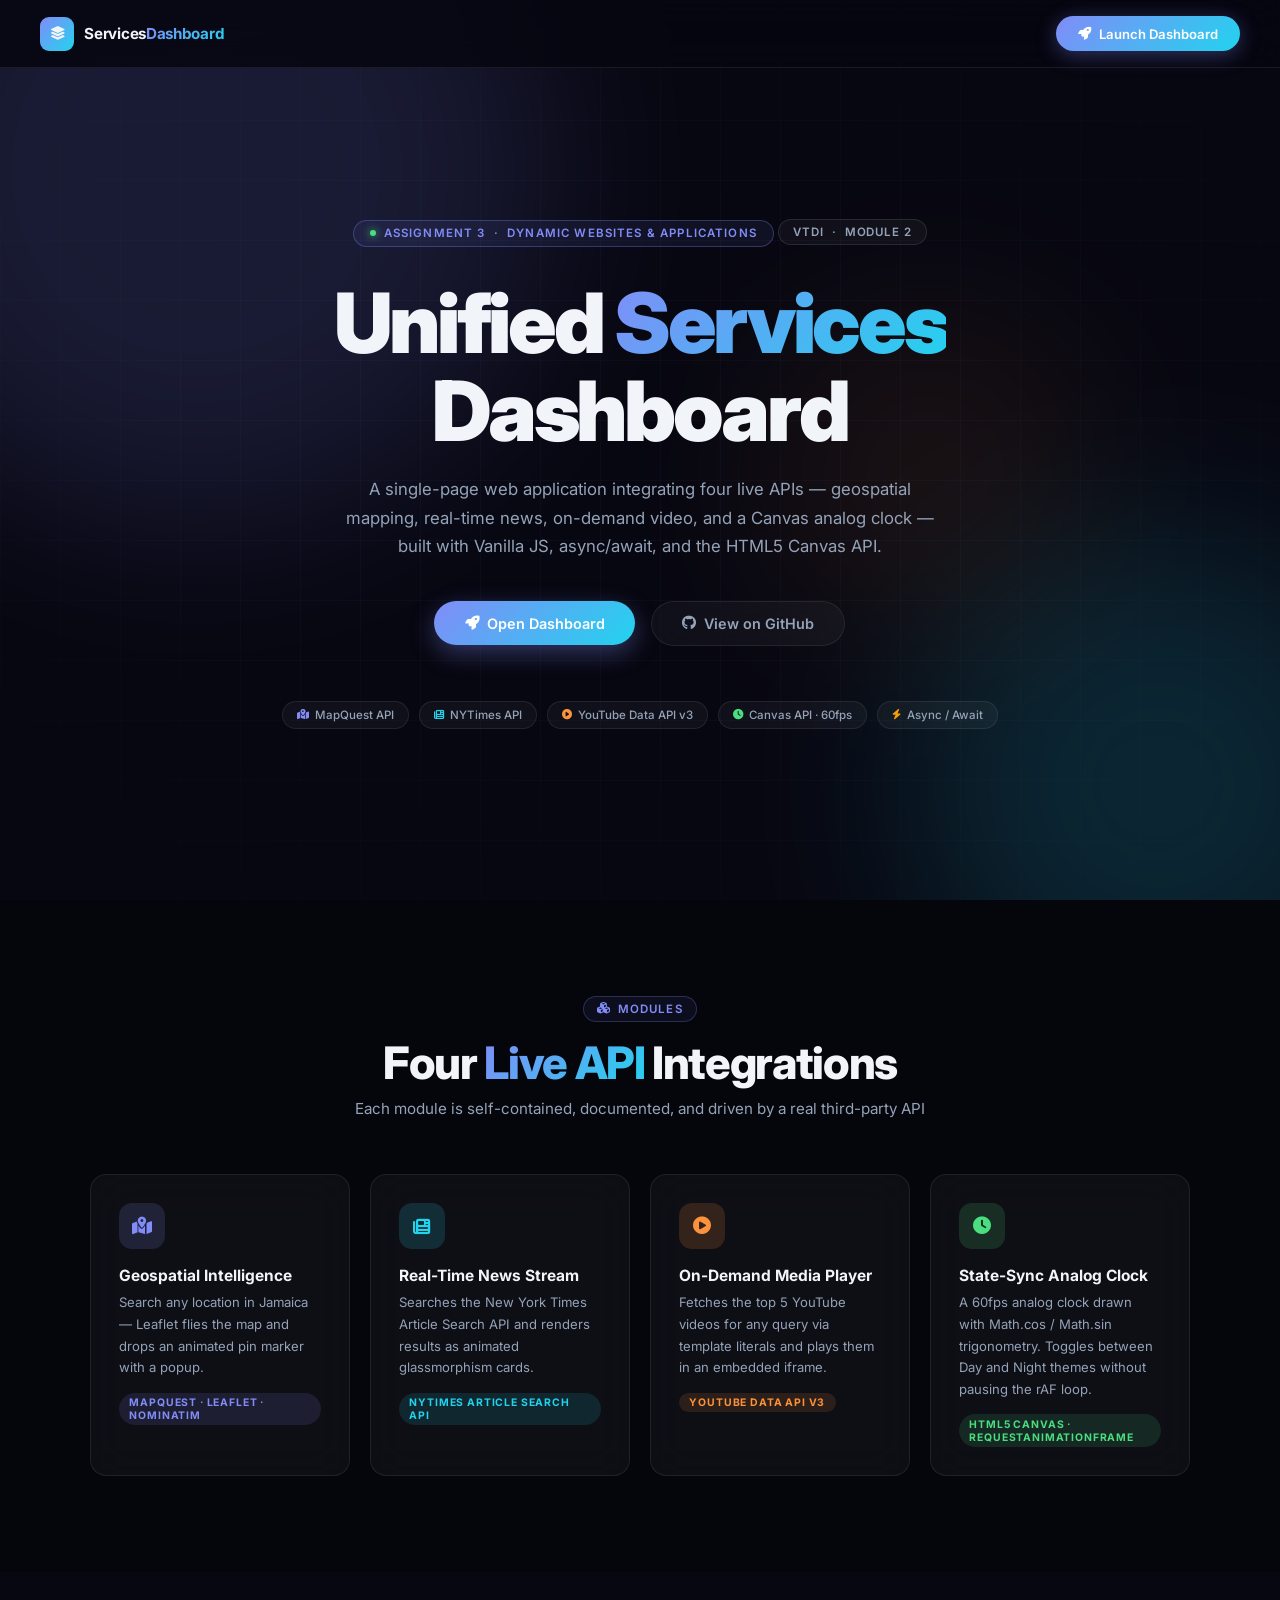
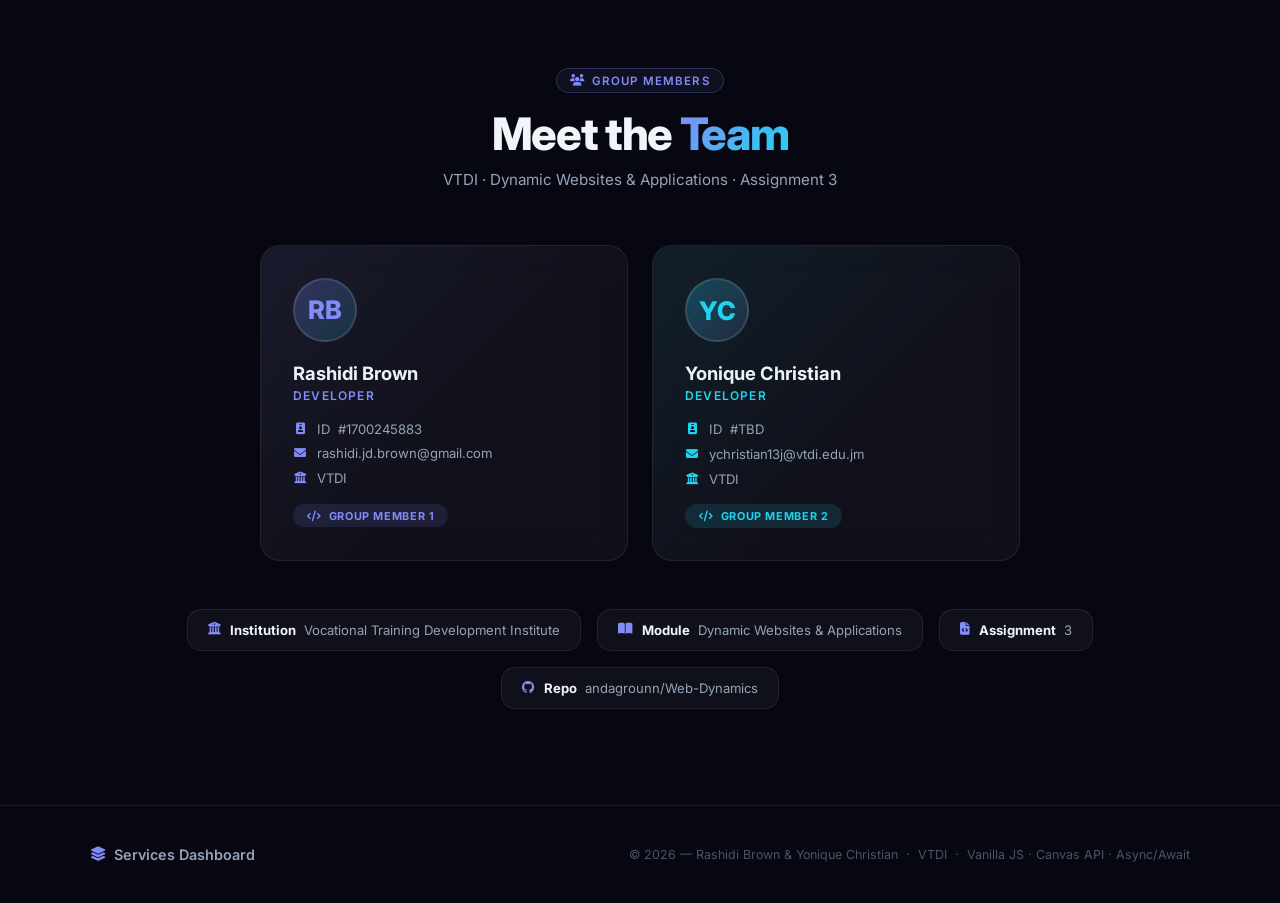
<file: landing.html>
<!DOCTYPE html>
<html lang="en">
<head>
  <meta charset="UTF-8" />
  <meta name="viewport" content="width=device-width, initial-scale=1.0" />
  <title>Services Dashboard — Assignment 3</title>
  <link rel="stylesheet" href="https://cdnjs.cloudflare.com/ajax/libs/font-awesome/6.5.0/css/all.min.css" />
  <link href="https://fonts.googleapis.com/css2?family=Inter:wght@300;400;500;600;700;800;900&display=swap" rel="stylesheet" />
  <style>
    /* ── Reset & base ─────────────────────────────────────────── */
    *, *::before, *::after { box-sizing: border-box; margin: 0; padding: 0; }
    html { scroll-behavior: smooth; }
    body {
      font-family: 'Inter', system-ui, sans-serif;
      background: #070711;
      color: #f1f5f9;
      overflow-x: hidden;
      -webkit-font-smoothing: antialiased;
    }
    a { color: inherit; text-decoration: none; }

    /* ── CSS variables ────────────────────────────────────────── */
    :root {
      --primary:   #818cf8;
      --cyan:      #22d3ee;
      --orange:    #fb923c;
      --green:     #4ade80;
      --surface:   rgba(255,255,255,0.04);
      --border:    rgba(255,255,255,0.08);
      --text-2:    #94a3b8;
      --text-3:    #475569;
      --blur:      blur(20px);
      --radius:    16px;
      --transition: 0.25s cubic-bezier(0.4,0,0.2,1);
    }

    /* ── Scrollbar ────────────────────────────────────────────── */
    ::-webkit-scrollbar { width: 5px; }
    ::-webkit-scrollbar-track { background: #070711; }
    ::-webkit-scrollbar-thumb { background: var(--primary); border-radius: 3px; }

    /* ── Gradient text ────────────────────────────────────────── */
    .grad { background: linear-gradient(135deg,var(--primary),var(--cyan)); -webkit-background-clip:text; -webkit-text-fill-color:transparent; background-clip:text; }

    /* ══════════════════════════════════════════════════════════
       NAVBAR
    ══════════════════════════════════════════════════════════ */
    .nav {
      position: fixed; inset-inline: 0; top: 0; z-index: 100;
      display: flex; align-items: center; justify-content: space-between;
      padding: 1rem 2.5rem;
      background: rgba(7,7,17,0.85);
      backdrop-filter: var(--blur); -webkit-backdrop-filter: var(--blur);
      border-bottom: 1px solid var(--border);
    }
    .nav__brand { display:flex; align-items:center; gap:.65rem; }
    .nav__icon {
      width:34px; height:34px; border-radius:9px;
      background: linear-gradient(135deg,var(--primary),var(--cyan));
      display:grid; place-items:center; font-size:.85rem;
    }
    .nav__title { font-size:.95rem; font-weight:700; letter-spacing:-.02em; }
    .nav__title span { background:linear-gradient(135deg,var(--primary),var(--cyan)); -webkit-background-clip:text; -webkit-text-fill-color:transparent; background-clip:text; }
    .nav__cta {
      display:inline-flex; align-items:center; gap:.45rem;
      padding:.6rem 1.4rem; border-radius:50px;
      background:linear-gradient(135deg,var(--primary),var(--cyan));
      color:#fff; font-weight:600; font-size:.82rem;
      box-shadow:0 4px 20px rgba(129,140,248,.35);
      transition:all var(--transition);
    }
    .nav__cta:hover { transform:translateY(-2px); box-shadow:0 8px 28px rgba(129,140,248,.5); }

    /* ══════════════════════════════════════════════════════════
       HERO
    ══════════════════════════════════════════════════════════ */
    .hero {
      min-height: 100vh;
      display: flex; flex-direction: column;
      align-items: center; justify-content: center;
      padding: 8rem 2rem 5rem;
      text-align: center;
      position: relative; overflow: hidden;
    }
    .hero__bg { position:absolute; inset:0; pointer-events:none; overflow:hidden; }
    .orb {
      position:absolute; border-radius:50%;
      filter:blur(90px); opacity:.15;
      animation:drift 14s ease-in-out infinite alternate;
    }
    .orb-1 { width:700px;height:700px;background:var(--primary);top:-20%;left:-12%; }
    .orb-2 { width:500px;height:500px;background:var(--cyan);bottom:-15%;right:-10%;animation-delay:-5s; }
    .orb-3 { width:320px;height:320px;background:var(--orange);top:35%;right:15%;opacity:.08;animation-delay:-9s; }
    @keyframes drift {
      from { transform:translate(0,0) scale(1); }
      to   { transform:translate(40px,30px) scale(1.06); }
    }
    .hero__grid {
      position:absolute;inset:0;
      background-image:
        linear-gradient(rgba(129,140,248,.04) 1px, transparent 1px),
        linear-gradient(90deg,rgba(129,140,248,.04) 1px, transparent 1px);
      background-size:60px 60px;
      mask-image:radial-gradient(ellipse 80% 80% at 50% 50%,black 30%,transparent 100%);
      -webkit-mask-image:radial-gradient(ellipse 80% 80% at 50% 50%,black 30%,transparent 100%);
    }
    .hero__content { position:relative; z-index:1; max-width:780px; }
    .hero__badge {
      display:inline-flex; align-items:center; gap:.5rem;
      padding:.35rem 1rem; border-radius:50px; margin-bottom:2rem;
      border:1px solid rgba(129,140,248,.3);
      background:rgba(129,140,248,.08);
      font-size:.72rem; font-weight:600; color:var(--primary);
      letter-spacing:.1em; text-transform:uppercase;
    }
    .hero__badge-dot {
      width:6px;height:6px;border-radius:50%;
      background:var(--green);box-shadow:0 0 8px var(--green);
      animation:blink 2s ease-in-out infinite;
    }
    @keyframes blink { 0%,100%{opacity:1}50%{opacity:.3} }
    .hero__tag {
      display:inline-block; margin-bottom:.75rem;
      padding:.3rem .9rem; border-radius:50px;
      border:1px solid rgba(255,255,255,.1);
      background:rgba(255,255,255,.04);
      font-size:.72rem; font-weight:600; color:var(--text-2);
      letter-spacing:.08em; text-transform:uppercase;
    }
    .hero__title {
      font-size: clamp(2.8rem,7vw,5.2rem);
      font-weight:900; letter-spacing:-.04em; line-height:1.06;
      margin-bottom:1.25rem;
    }
    .hero__sub {
      font-size:clamp(.88rem,2vw,1.05rem);
      color:var(--text-2); line-height:1.7; margin-bottom:2.5rem;
      max-width:600px; margin-left:auto; margin-right:auto;
    }
    .hero__btns { display:flex; gap:1rem; justify-content:center; flex-wrap:wrap; }
    .btn {
      display:inline-flex; align-items:center; gap:.5rem;
      border-radius:50px; font-weight:600; font-size:.9rem;
      padding:.8rem 1.9rem; transition:all var(--transition); border:none; cursor:pointer;
    }
    .btn--primary {
      background:linear-gradient(135deg,var(--primary),var(--cyan));
      color:#fff; box-shadow:0 8px 24px rgba(129,140,248,.35);
    }
    .btn--primary:hover { transform:translateY(-2px); box-shadow:0 12px 32px rgba(129,140,248,.55); }
    .btn--outline {
      background:var(--surface); color:var(--text-2);
      border:1px solid var(--border);
      backdrop-filter:var(--blur); -webkit-backdrop-filter:var(--blur);
    }
    .btn--outline:hover { border-color:rgba(255,255,255,.2); color:#f1f5f9; }

    /* ── Tech pills ───────────────────────────────────────────── */
    .tech-row {
      display:flex; gap:.65rem; flex-wrap:wrap; justify-content:center;
      margin-top:3.5rem;
    }
    .tech-pill {
      display:inline-flex; align-items:center; gap:.4rem;
      padding:.35rem .85rem; border-radius:50px;
      border:1px solid var(--border); background:var(--surface);
      font-size:.72rem; font-weight:500; color:var(--text-2);
    }
    .tech-pill i { font-size:.65rem; }

    /* ══════════════════════════════════════════════════════════
       SECTION COMMON
    ══════════════════════════════════════════════════════════ */
    .section { padding:6rem 2rem; }
    .section--alt { background:rgba(0,0,0,.3); }
    .section__inner { max-width:1100px; margin:0 auto; }
    .section__header { text-align:center; margin-bottom:3.5rem; }
    .section__label {
      display:inline-flex; align-items:center; gap:.4rem;
      padding:.3rem .85rem; border-radius:50px; margin-bottom:1rem;
      border:1px solid rgba(129,140,248,.25);
      background:rgba(129,140,248,.07);
      color:var(--primary); font-size:.72rem; font-weight:600;
      text-transform:uppercase; letter-spacing:.1em;
    }
    .section__title {
      font-size:clamp(1.8rem,4vw,2.8rem); font-weight:800;
      letter-spacing:-.03em; line-height:1.15;
    }
    .section__sub { color:var(--text-2); font-size:.95rem; margin-top:.6rem; }

    /* ══════════════════════════════════════════════════════════
       FEATURES GRID
    ══════════════════════════════════════════════════════════ */
    .features { display:grid; grid-template-columns:repeat(auto-fit,minmax(240px,1fr)); gap:1.25rem; }
    .feature-card {
      padding:1.75rem; border-radius:var(--radius);
      background:var(--surface); border:1px solid var(--border);
      backdrop-filter:var(--blur); -webkit-backdrop-filter:var(--blur);
      transition:transform var(--transition), border-color var(--transition), box-shadow var(--transition);
    }
    .feature-card:hover { transform:translateY(-5px); border-color:rgba(255,255,255,.14); box-shadow:0 16px 40px rgba(0,0,0,.4); }
    .feature-icon {
      width:46px; height:46px; border-radius:13px;
      display:grid; place-items:center; font-size:1.1rem;
      margin-bottom:1.1rem;
    }
    .feature-card h3 { font-size:.97rem; font-weight:700; margin-bottom:.45rem; }
    .feature-card p { font-size:.82rem; color:var(--text-2); line-height:1.65; }
    .feature-badge {
      display:inline-block; margin-top:.85rem;
      padding:.2rem .65rem; border-radius:50px;
      font-size:.65rem; font-weight:700; letter-spacing:.08em;
      text-transform:uppercase;
    }

    /* ══════════════════════════════════════════════════════════
       TEAM SECTION
    ══════════════════════════════════════════════════════════ */
    .team { display:grid; grid-template-columns:repeat(auto-fit,minmax(320px,1fr)); gap:1.5rem; max-width:760px; margin:0 auto; }
    .member-card {
      padding:2rem; border-radius:20px;
      background:var(--surface); border:1px solid var(--border);
      backdrop-filter:var(--blur); -webkit-backdrop-filter:var(--blur);
      transition:transform var(--transition), box-shadow var(--transition);
      position:relative; overflow:hidden;
    }
    .member-card::before {
      content:''; position:absolute; inset:0;
      background:linear-gradient(135deg,var(--member-clr,rgba(129,140,248,.06)),transparent 60%);
      pointer-events:none;
    }
    .member-card:hover { transform:translateY(-6px); box-shadow:0 20px 50px rgba(0,0,0,.45); }
    .member-avatar {
      width:64px; height:64px; border-radius:50%;
      display:grid; place-items:center; font-size:1.6rem; font-weight:800;
      margin-bottom:1.25rem;
      border:2px solid rgba(255,255,255,.12);
    }
    .member-name { font-size:1.15rem; font-weight:700; margin-bottom:.25rem; }
    .member-role {
      font-size:.75rem; font-weight:600; text-transform:uppercase;
      letter-spacing:.1em; margin-bottom:1.1rem;
    }
    .member-info { display:flex; flex-direction:column; gap:.55rem; }
    .member-row {
      display:flex; align-items:center; gap:.65rem;
      font-size:.82rem; color:var(--text-2);
    }
    .member-row i { font-size:.75rem; width:14px; text-align:center; flex-shrink:0; }
    .member-tag {
      display:inline-block; margin-top:1.1rem;
      padding:.3rem .85rem; border-radius:50px;
      font-size:.68rem; font-weight:700; letter-spacing:.06em;
      text-transform:uppercase;
    }

    /* ══════════════════════════════════════════════════════════
       ASSIGNMENT INFO STRIP
    ══════════════════════════════════════════════════════════ */
    .info-strip {
      display:flex; flex-wrap:wrap; gap:1rem; justify-content:center;
      margin:3rem 0 0;
    }
    .info-chip {
      display:flex; align-items:center; gap:.6rem;
      padding:.75rem 1.25rem; border-radius:14px;
      background:var(--surface); border:1px solid var(--border);
      font-size:.82rem;
    }
    .info-chip i { color:var(--primary); font-size:.8rem; }
    .info-chip strong { color:#f1f5f9; }
    .info-chip span { color:var(--text-2); }

    /* ══════════════════════════════════════════════════════════
       FOOTER
    ══════════════════════════════════════════════════════════ */
    .footer {
      border-top:1px solid var(--border);
      padding:2.5rem 2rem;
    }
    .footer__inner {
      max-width:1100px; margin:0 auto;
      display:flex; align-items:center; justify-content:space-between;
      flex-wrap:wrap; gap:1rem;
    }
    .footer__brand { display:flex; align-items:center; gap:.5rem; font-size:.9rem; font-weight:600; color:var(--text-2); }
    .footer__brand i { color:var(--primary); }
    .footer__copy { font-size:.78rem; color:var(--text-3); }

    /* ── Responsive ───────────────────────────────────────────── */
    @media (max-width:640px) {
      .nav { padding:.9rem 1.25rem; }
      .section { padding:4.5rem 1.25rem; }
      .hero { padding:7rem 1.25rem 4rem; }
    }
  </style>
</head>
<body>

  <!-- ══ NAVBAR ══════════════════════════════════════════════ -->
  <nav class="nav">
    <div class="nav__brand">
      <div class="nav__icon"><i class="fa fa-layer-group"></i></div>
      <div class="nav__title">Services<span>Dashboard</span></div>
    </div>
    <a href="index.html" class="nav__cta">
      <i class="fa fa-rocket"></i> Launch Dashboard
    </a>
  </nav>

  <!-- ══ HERO ════════════════════════════════════════════════ -->
  <section class="hero">
    <div class="hero__bg">
      <div class="orb orb-1"></div>
      <div class="orb orb-2"></div>
      <div class="orb orb-3"></div>
      <div class="hero__grid"></div>
    </div>

    <div class="hero__content">
      <div class="hero__badge">
        <span class="hero__badge-dot"></span>
        Assignment 3 &nbsp;·&nbsp; Dynamic Websites &amp; Applications
      </div>

      <div class="hero__tag">VTDI &nbsp;·&nbsp; Module 2</div>

      <h1 class="hero__title">
        Unified <span class="grad">Services</span><br/>Dashboard
      </h1>

      <p class="hero__sub">
        A single-page web application integrating four live APIs —
        geospatial mapping, real-time news, on-demand video, and
        a Canvas analog clock — built with Vanilla JS, async/await,
        and the HTML5 Canvas API.
      </p>

      <div class="hero__btns">
        <a href="index.html" class="btn btn--primary">
          <i class="fa fa-rocket"></i> Open Dashboard
        </a>
        <a href="https://github.com/andagrounn/Web-Dynamics" target="_blank" rel="noopener" class="btn btn--outline">
          <i class="fa-brands fa-github"></i> View on GitHub
        </a>
      </div>

      <div class="tech-row">
        <span class="tech-pill"><i class="fa fa-map-location-dot" style="color:#818cf8"></i> MapQuest API</span>
        <span class="tech-pill"><i class="fa fa-newspaper" style="color:#22d3ee"></i> NYTimes API</span>
        <span class="tech-pill"><i class="fa fa-play-circle" style="color:#fb923c"></i> YouTube Data API v3</span>
        <span class="tech-pill"><i class="fa fa-clock" style="color:#4ade80"></i> Canvas API · 60fps</span>
        <span class="tech-pill"><i class="fa fa-bolt" style="color:#f59e0b"></i> Async / Await</span>
      </div>
    </div>
  </section>

  <!-- ══ FEATURES ════════════════════════════════════════════ -->
  <section class="section section--alt">
    <div class="section__inner">
      <div class="section__header">
        <div class="section__label"><i class="fa fa-cubes"></i> Modules</div>
        <h2 class="section__title">Four <span class="grad">Live API</span> Integrations</h2>
        <p class="section__sub">Each module is self-contained, documented, and driven by a real third-party API</p>
      </div>
      <div class="features">

        <div class="feature-card">
          <div class="feature-icon" style="background:rgba(129,140,248,.15);color:#818cf8">
            <i class="fa fa-map-location-dot"></i>
          </div>
          <h3>Geospatial Intelligence</h3>
          <p>Search any location in Jamaica — Leaflet flies the map and drops an animated pin marker with a popup.</p>
          <span class="feature-badge" style="background:rgba(129,140,248,.12);color:#818cf8">MapQuest · Leaflet · Nominatim</span>
        </div>

        <div class="feature-card">
          <div class="feature-icon" style="background:rgba(34,211,238,.15);color:#22d3ee">
            <i class="fa fa-newspaper"></i>
          </div>
          <h3>Real-Time News Stream</h3>
          <p>Searches the New York Times Article Search API and renders results as animated glassmorphism cards.</p>
          <span class="feature-badge" style="background:rgba(34,211,238,.12);color:#22d3ee">NYTimes Article Search API</span>
        </div>

        <div class="feature-card">
          <div class="feature-icon" style="background:rgba(251,146,60,.15);color:#fb923c">
            <i class="fa fa-play-circle"></i>
          </div>
          <h3>On-Demand Media Player</h3>
          <p>Fetches the top 5 YouTube videos for any query via template literals and plays them in an embedded iframe.</p>
          <span class="feature-badge" style="background:rgba(251,146,60,.12);color:#fb923c">YouTube Data API v3</span>
        </div>

        <div class="feature-card">
          <div class="feature-icon" style="background:rgba(74,222,128,.15);color:#4ade80">
            <i class="fa fa-clock"></i>
          </div>
          <h3>State-Sync Analog Clock</h3>
          <p>A 60fps analog clock drawn with Math.cos / Math.sin trigonometry. Toggles between Day and Night themes without pausing the rAF loop.</p>
          <span class="feature-badge" style="background:rgba(74,222,128,.12);color:#4ade80">HTML5 Canvas · requestAnimationFrame</span>
        </div>

      </div>
    </div>
  </section>

  <!-- ══ TEAM ════════════════════════════════════════════════ -->
  <section class="section" id="team">
    <div class="section__inner">
      <div class="section__header">
        <div class="section__label"><i class="fa fa-users"></i> Group Members</div>
        <h2 class="section__title">Meet the <span class="grad">Team</span></h2>
        <p class="section__sub">VTDI · Dynamic Websites &amp; Applications · Assignment 3</p>
      </div>

      <div class="team">

        <!-- Member 1 -->
        <div class="member-card" style="--member-clr:rgba(129,140,248,.08)">
          <div class="member-avatar" style="background:linear-gradient(135deg,rgba(129,140,248,.25),rgba(34,211,238,.15));color:#818cf8">
            RB
          </div>
          <div class="member-name">Rashidi Brown</div>
          <div class="member-role" style="color:#818cf8">Developer</div>
          <div class="member-info">
            <div class="member-row">
              <i class="fa fa-id-badge" style="color:#818cf8"></i>
              <span>ID &nbsp;#1700245883</span>
            </div>
            <div class="member-row">
              <i class="fa fa-envelope" style="color:#818cf8"></i>
              <span>rashidi.jd.brown@gmail.com</span>
            </div>
            <div class="member-row">
              <i class="fa fa-building-columns" style="color:#818cf8"></i>
              <span>VTDI</span>
            </div>
          </div>
          <span class="member-tag" style="background:rgba(129,140,248,.12);color:#818cf8">
            <i class="fa fa-code"></i> &nbsp;Group Member 1
          </span>
        </div>

        <!-- Member 2 -->
        <div class="member-card" style="--member-clr:rgba(34,211,238,.08)">
          <div class="member-avatar" style="background:linear-gradient(135deg,rgba(34,211,238,.25),rgba(129,140,248,.15));color:#22d3ee">
            YC
          </div>
          <div class="member-name">Yonique Christian</div>
          <div class="member-role" style="color:#22d3ee">Developer</div>
          <div class="member-info">
            <div class="member-row">
              <i class="fa fa-id-badge" style="color:#22d3ee"></i>
              <span>ID &nbsp;#TBD</span>
            </div>
            <div class="member-row">
              <i class="fa fa-envelope" style="color:#22d3ee"></i>
              <span>ychristian13j@vtdi.edu.jm</span>
            </div>
            <div class="member-row">
              <i class="fa fa-building-columns" style="color:#22d3ee"></i>
              <span>VTDI</span>
            </div>
          </div>
          <span class="member-tag" style="background:rgba(34,211,238,.12);color:#22d3ee">
            <i class="fa fa-code"></i> &nbsp;Group Member 2
          </span>
        </div>

      </div>

      <!-- Assignment info chips -->
      <div class="info-strip">
        <div class="info-chip">
          <i class="fa fa-building-columns"></i>
          <span><strong>Institution</strong> &nbsp;Vocational Training Development Institute</span>
        </div>
        <div class="info-chip">
          <i class="fa fa-book-open"></i>
          <span><strong>Module</strong> &nbsp;Dynamic Websites &amp; Applications</span>
        </div>
        <div class="info-chip">
          <i class="fa fa-file-code"></i>
          <span><strong>Assignment</strong> &nbsp;3</span>
        </div>
        <div class="info-chip">
          <i class="fa-brands fa-github"></i>
          <a href="https://github.com/andagrounn/Web-Dynamics" target="_blank" rel="noopener" style="color:var(--text-2)">
            <strong>Repo</strong> &nbsp;andagrounn/Web-Dynamics
          </a>
        </div>
      </div>

    </div>
  </section>

  <!-- ══ FOOTER ══════════════════════════════════════════════ -->
  <footer class="footer">
    <div class="footer__inner">
      <div class="footer__brand">
        <i class="fa fa-layer-group"></i>
        <span>Services Dashboard</span>
      </div>
      <p class="footer__copy">&copy; 2026 &mdash; Rashidi Brown &amp; Yonique Christian &nbsp;·&nbsp; VTDI &nbsp;·&nbsp; Vanilla JS · Canvas API · Async/Await</p>
    </div>
  </footer>

</body>
</html>
</file>
